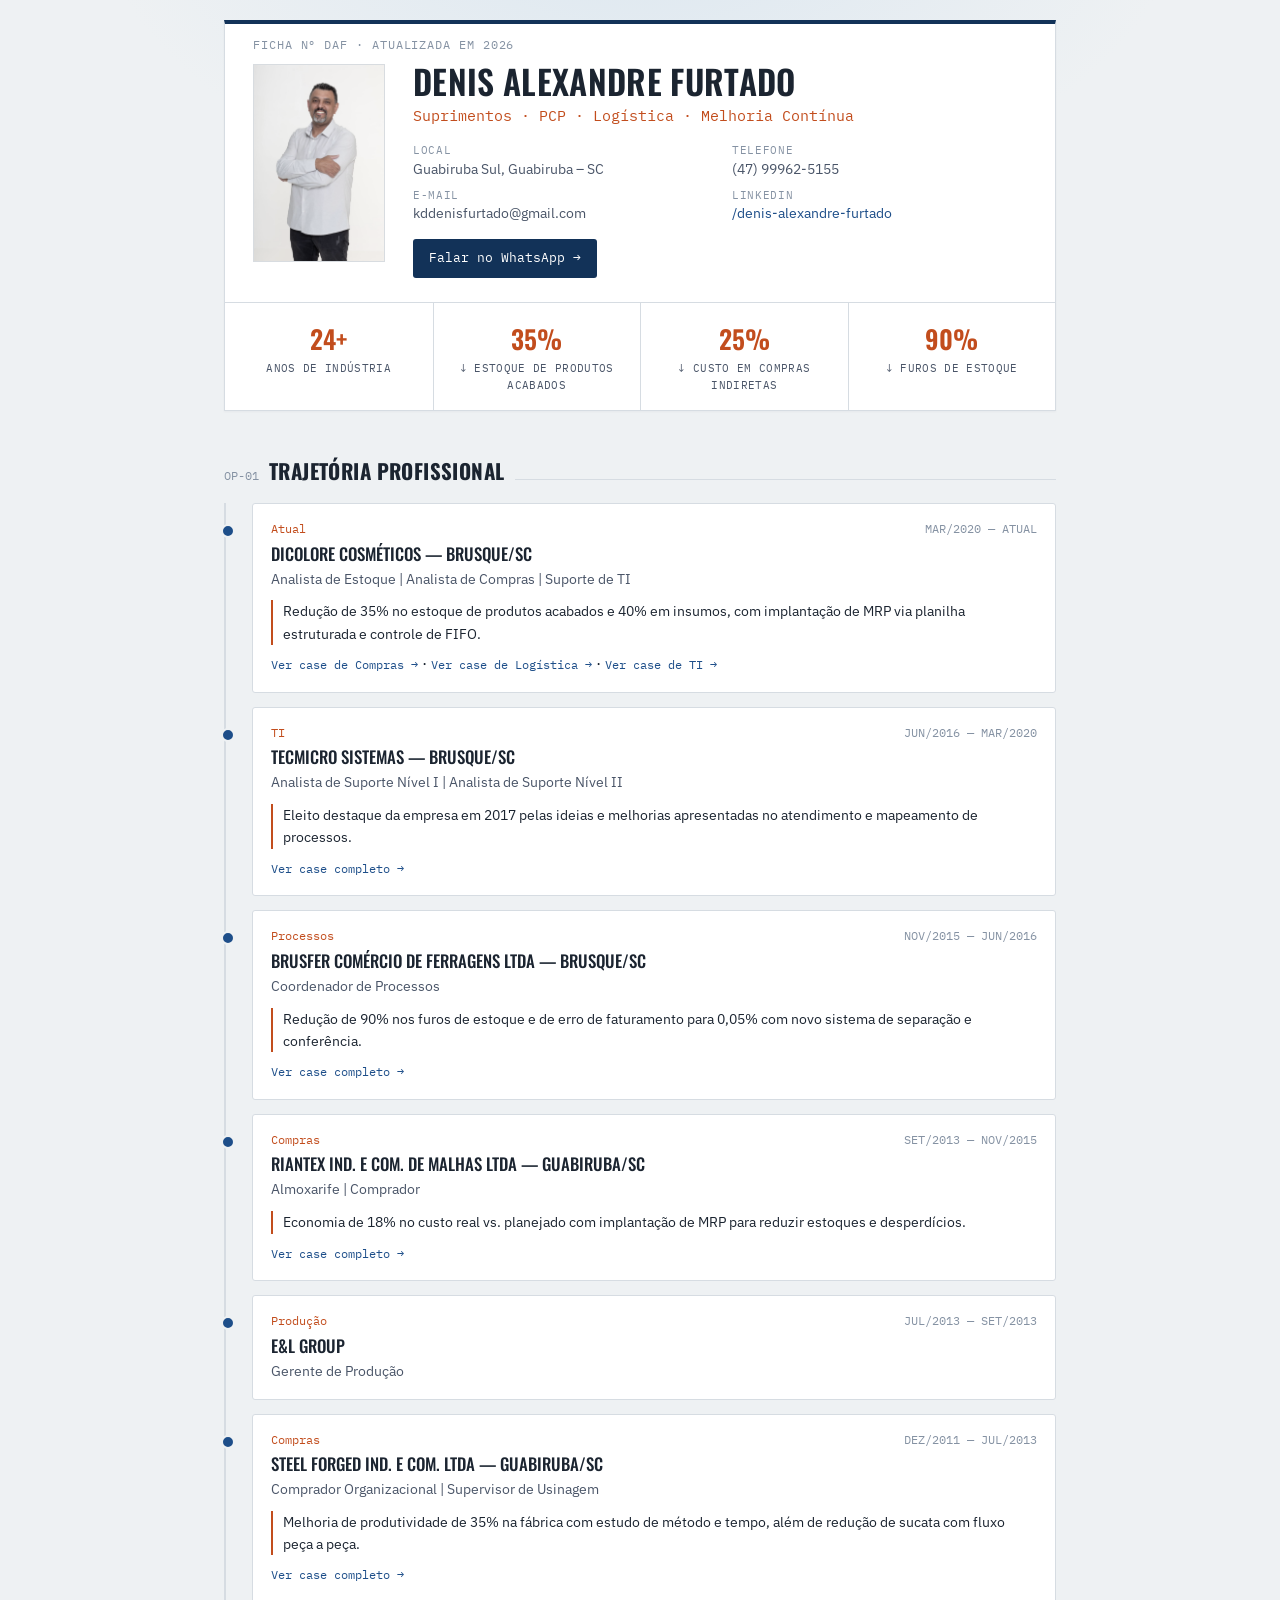
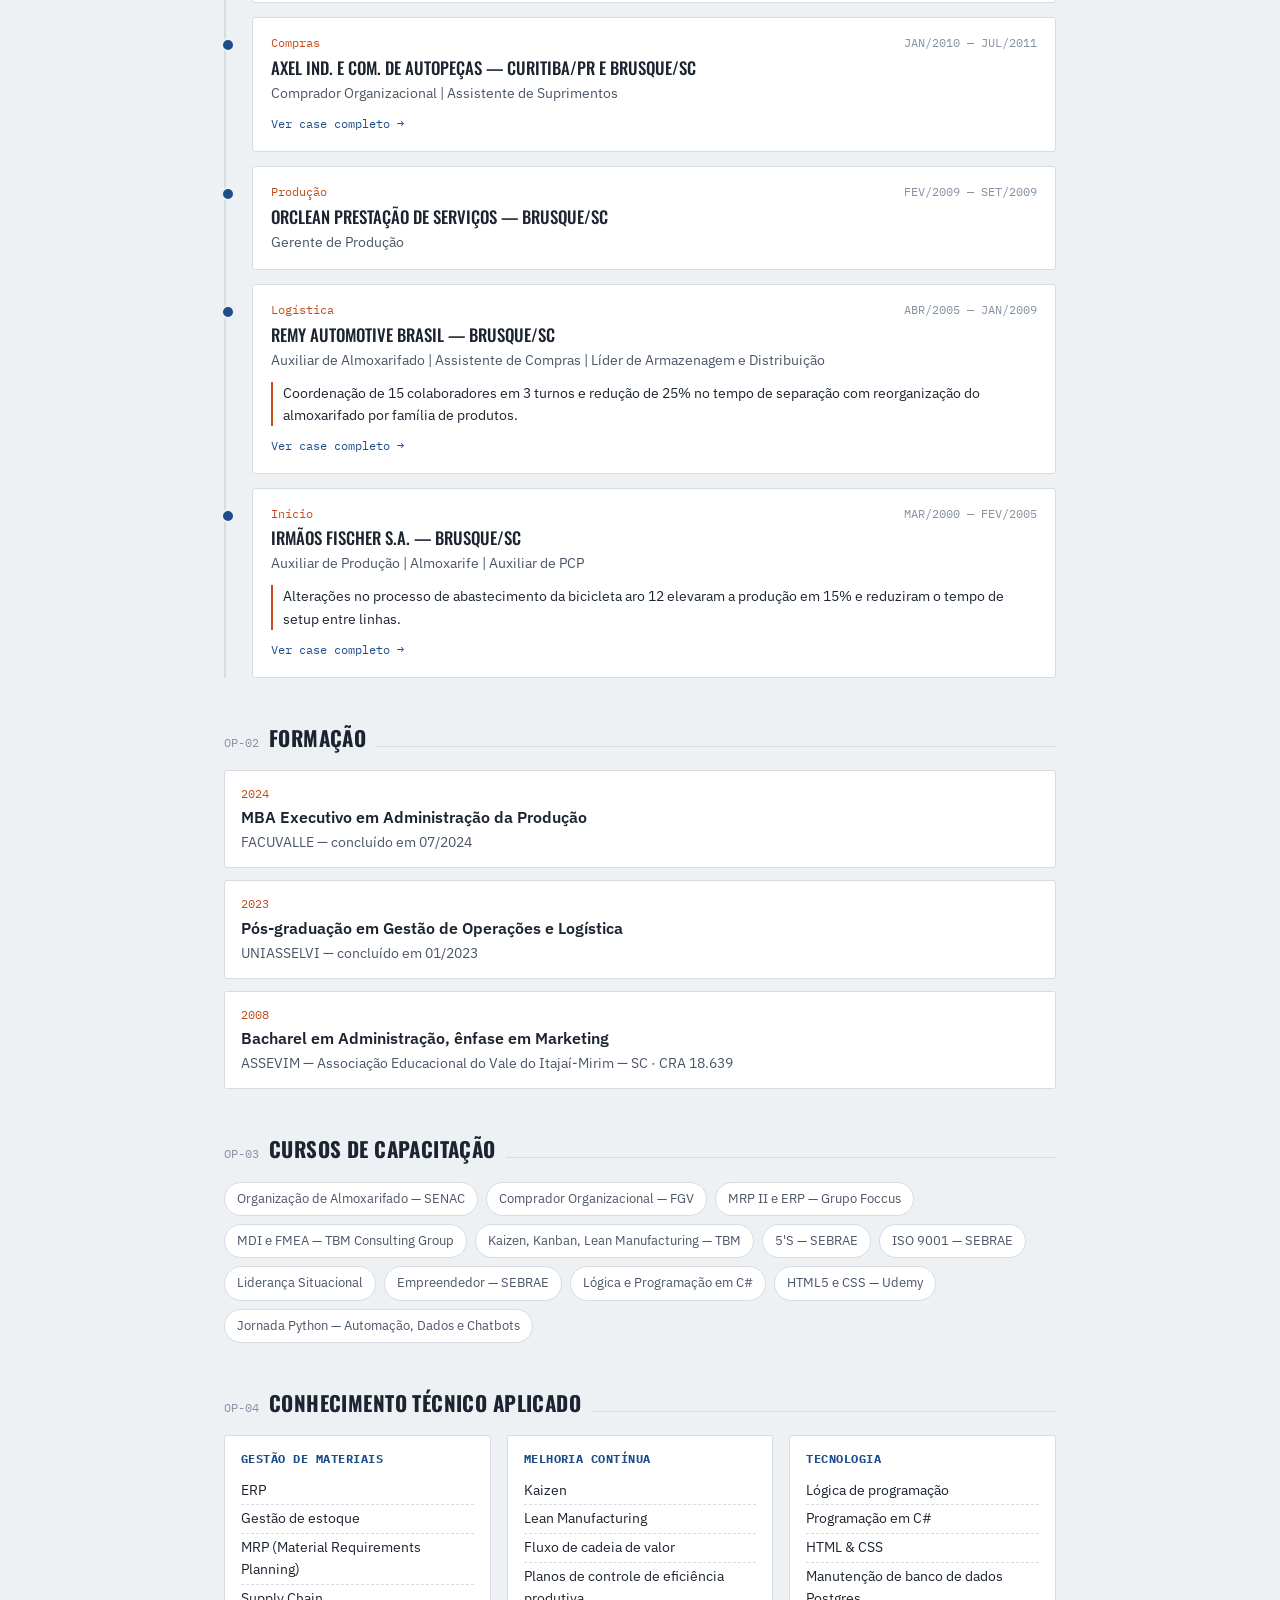
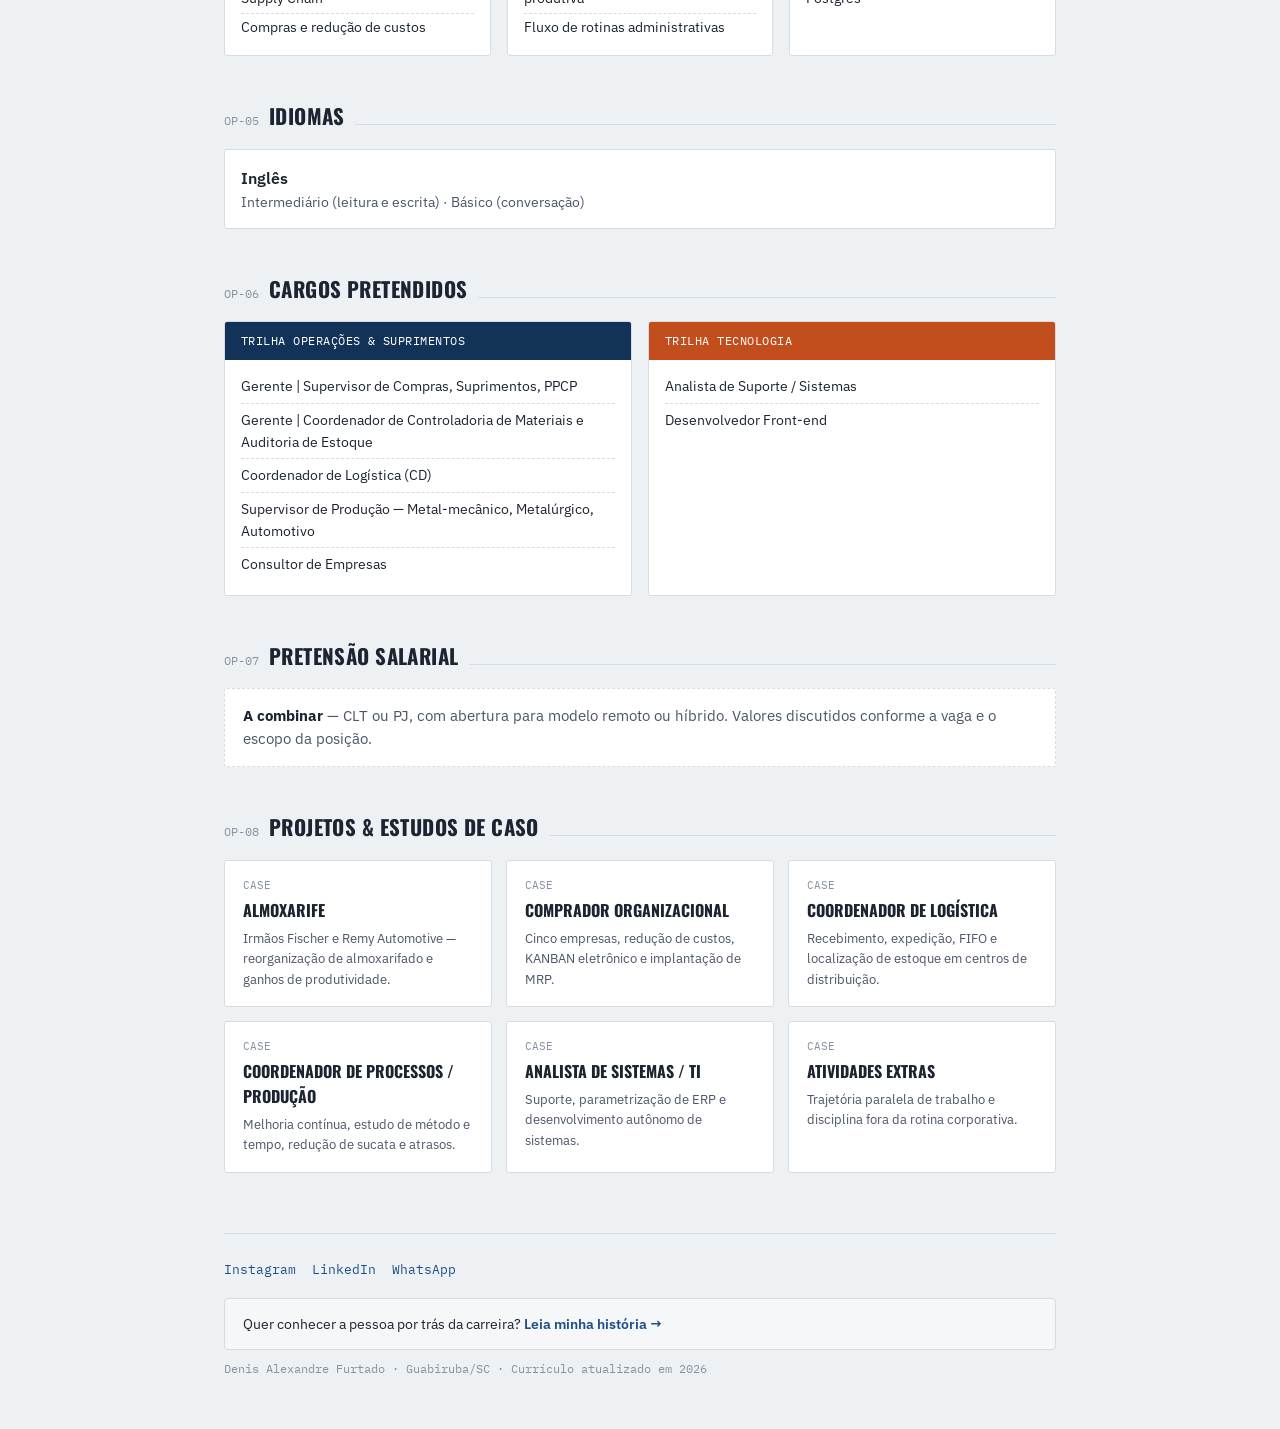
<file: index.html>
<!DOCTYPE html>
<html lang="pt-br">
<head>
  <meta charset="UTF-8">
  <meta name="viewport" content="width=device-width, initial-scale=1.0">
  <meta name="description" content="Currículo de Denis Alexandre Furtado — Suprimentos, Logística, PCP e Melhoria Contínua.">
  <title>Denis A. Furtado — Currículo</title>
  <link rel="stylesheet" href="style.css">
  <noscript><style>.reveal{opacity:1!important;transform:none!important;} body{opacity:1!important;}</style></noscript>
</head>
<body>
<div class="wrap">

  <!-- ===== FICHA TÉCNICA / HERO ===== -->
  <header class="ficha">
    <div class="ficha-tag">Ficha nº DAF · Atualizada em 2026</div>
    <div class="ficha-header">
      <img class="ficha-foto" src="img/fotoperfildenis.jpeg" alt="Foto de Denis Alexandre Furtado">
      <div class="ficha-id">
        <h1>Denis Alexandre Furtado</h1>
        <div class="cargo-atual">Suprimentos · PCP · Logística · Melhoria Contínua</div>

        <div class="ficha-contatos">
          <div><span class="label">Local</span>Guabiruba Sul, Guabiruba – SC</div>
          <div><span class="label">Telefone</span>(47) 99962-5155</div>
          <div><span class="label">E-mail</span>kddenisfurtado@gmail.com</div>
          <div><span class="label">LinkedIn</span><a href="https://www.linkedin.com/in/denis-alexandre-furtado-047153168/" target="_blank" rel="noopener">/denis-alexandre-furtado</a></div>
        </div>

        <a class="ficha-cta" href="https://wa.me/5547999625155?text=Ol%C3%A1%2C%20Gostaria%20de%20conversar%20contigo%20sobre%20o%20seu%20Curr%C3%ADculo%2C%20temos%20uma%20oportunidade." target="_blank" rel="noopener">
          Falar no WhatsApp →
        </a>
      </div>
    </div>

    <div class="metricas">
      <div class="metrica">
        <div class="num">24+</div>
        <div class="desc">anos de indústria</div>
      </div>
      <div class="metrica">
        <div class="num">35%</div>
        <div class="desc">↓ estoque de produtos acabados</div>
      </div>
      <div class="metrica">
        <div class="num">25%</div>
        <div class="desc">↓ custo em compras indiretas</div>
      </div>
      <div class="metrica">
        <div class="num">90%</div>
        <div class="desc">↓ furos de estoque</div>
      </div>
    </div>
  </header>

  <!-- ===== TRAJETÓRIA PROFISSIONAL ===== -->
  <section id="trajetoria">
    <div class="section-head"><span class="op">OP-01</span><h2>Trajetória Profissional</h2></div>

    <div class="timeline">

      <div class="job">
        <div class="job-top">
          <span class="job-tag">Atual</span>
          <span class="job-periodo">MAR/2020 — ATUAL</span>
        </div>
        <h3>Dicolore Cosméticos — Brusque/SC</h3>
        <div class="cargos">Analista de Estoque | Analista de Compras | Suporte de TI</div>
        <div class="destaque">Redução de 35% no estoque de produtos acabados e 40% em insumos, com implantação de MRP via planilha estruturada e controle de FIFO.</div>
        <a class="ver-caso" href="comprador.html">Ver case de Compras →</a> ·
        <a class="ver-caso" href="coordlogistica.html">Ver case de Logística →</a> ·
        <a class="ver-caso" href="analistasistema.html">Ver case de TI →</a>
      </div>

      <div class="job">
        <div class="job-top">
          <span class="job-tag">TI</span>
          <span class="job-periodo">JUN/2016 — MAR/2020</span>
        </div>
        <h3>Tecmicro Sistemas — Brusque/SC</h3>
        <div class="cargos">Analista de Suporte Nível I | Analista de Suporte Nível II</div>
        <div class="destaque">Eleito destaque da empresa em 2017 pelas ideias e melhorias apresentadas no atendimento e mapeamento de processos.</div>
        <a class="ver-caso" href="analistasistema.html">Ver case completo →</a>
      </div>

      <div class="job">
        <div class="job-top">
          <span class="job-tag">Processos</span>
          <span class="job-periodo">NOV/2015 — JUN/2016</span>
        </div>
        <h3>Brusfer Comércio de Ferragens Ltda — Brusque/SC</h3>
        <div class="cargos">Coordenador de Processos</div>
        <div class="destaque">Redução de 90% nos furos de estoque e de erro de faturamento para 0,05% com novo sistema de separação e conferência.</div>
        <a class="ver-caso" href="coordprocesso.html">Ver case completo →</a>
      </div>

      <div class="job">
        <div class="job-top">
          <span class="job-tag">Compras</span>
          <span class="job-periodo">SET/2013 — NOV/2015</span>
        </div>
        <h3>Riantex Ind. e Com. de Malhas Ltda — Guabiruba/SC</h3>
        <div class="cargos">Almoxarife | Comprador</div>
        <div class="destaque">Economia de 18% no custo real vs. planejado com implantação de MRP para reduzir estoques e desperdícios.</div>
        <a class="ver-caso" href="comprador.html">Ver case completo →</a>
      </div>

      <div class="job">
        <div class="job-top">
          <span class="job-tag">Produção</span>
          <span class="job-periodo">JUL/2013 — SET/2013</span>
        </div>
        <h3>E&amp;L Group</h3>
        <div class="cargos">Gerente de Produção</div>
      </div>

      <div class="job">
        <div class="job-top">
          <span class="job-tag">Compras</span>
          <span class="job-periodo">DEZ/2011 — JUL/2013</span>
        </div>
        <h3>Steel Forged Ind. e Com. Ltda — Guabiruba/SC</h3>
        <div class="cargos">Comprador Organizacional | Supervisor de Usinagem</div>
        <div class="destaque">Melhoria de produtividade de 35% na fábrica com estudo de método e tempo, além de redução de sucata com fluxo peça a peça.</div>
        <a class="ver-caso" href="coordprocesso.html">Ver case completo →</a>
      </div>

      <div class="job">
        <div class="job-top">
          <span class="job-tag">Compras</span>
          <span class="job-periodo">JAN/2010 — JUL/2011</span>
        </div>
        <h3>Axel Ind. e Com. de Autopeças — Curitiba/PR e Brusque/SC</h3>
        <div class="cargos">Comprador Organizacional | Assistente de Suprimentos</div>
        <a class="ver-caso" href="comprador.html">Ver case completo →</a>
      </div>

      <div class="job">
        <div class="job-top">
          <span class="job-tag">Produção</span>
          <span class="job-periodo">FEV/2009 — SET/2009</span>
        </div>
        <h3>Orclean Prestação de Serviços — Brusque/SC</h3>
        <div class="cargos">Gerente de Produção</div>
      </div>

      <div class="job">
        <div class="job-top">
          <span class="job-tag">Logística</span>
          <span class="job-periodo">ABR/2005 — JAN/2009</span>
        </div>
        <h3>Remy Automotive Brasil — Brusque/SC</h3>
        <div class="cargos">Auxiliar de Almoxarifado | Assistente de Compras | Líder de Armazenagem e Distribuição</div>
        <div class="destaque">Coordenação de 15 colaboradores em 3 turnos e redução de 25% no tempo de separação com reorganização do almoxarifado por família de produtos.</div>
        <a class="ver-caso" href="coordlogistica.html">Ver case completo →</a>
      </div>

      <div class="job">
        <div class="job-top">
          <span class="job-tag">Início</span>
          <span class="job-periodo">MAR/2000 — FEV/2005</span>
        </div>
        <h3>Irmãos Fischer S.A. — Brusque/SC</h3>
        <div class="cargos">Auxiliar de Produção | Almoxarife | Auxiliar de PCP</div>
        <div class="destaque">Alterações no processo de abastecimento da bicicleta aro 12 elevaram a produção em 15% e reduziram o tempo de setup entre linhas.</div>
        <a class="ver-caso" href="superprod.html">Ver case completo →</a>
      </div>

    </div>
  </section>

  <!-- ===== FORMAÇÃO ===== -->
  <section id="formacao">
    <div class="section-head"><span class="op">OP-02</span><h2>Formação</h2></div>
    <div class="grade">
      <div class="item-card">
        <div class="ano">2024</div>
        <div class="titulo">MBA Executivo em Administração da Produção</div>
        <div class="sub">FACUVALLE — concluído em 07/2024</div>
      </div>
      <div class="item-card">
        <div class="ano">2023</div>
        <div class="titulo">Pós-graduação em Gestão de Operações e Logística</div>
        <div class="sub">UNIASSELVI — concluído em 01/2023</div>
      </div>
      <div class="item-card">
        <div class="ano">2008</div>
        <div class="titulo">Bacharel em Administração, ênfase em Marketing</div>
        <div class="sub">ASSEVIM — Associação Educacional do Vale do Itajaí-Mirim — SC · CRA 18.639</div>
      </div>
    </div>
  </section>

  <!-- ===== CURSOS DE CAPACITAÇÃO ===== -->
  <section id="cursos">
    <div class="section-head"><span class="op">OP-03</span><h2>Cursos de Capacitação</h2></div>
    <div class="chip-lista">
      <span class="chip">Organização de Almoxarifado — SENAC</span>
      <span class="chip">Comprador Organizacional — FGV</span>
      <span class="chip">MRP II e ERP — Grupo Foccus</span>
      <span class="chip">MDI e FMEA — TBM Consulting Group</span>
      <span class="chip">Kaizen, Kanban, Lean Manufacturing — TBM</span>
      <span class="chip">5'S — SEBRAE</span>
      <span class="chip">ISO 9001 — SEBRAE</span>
      <span class="chip">Liderança Situacional</span>
      <span class="chip">Empreendedor — SEBRAE</span>
      <span class="chip">Lógica e Programação em C#</span>
      <span class="chip">HTML5 e CSS — Udemy</span>
      <span class="chip">Jornada Python — Automação, Dados e Chatbots</span>
    </div>
  </section>

  <!-- ===== CONHECIMENTO TÉCNICO ===== -->
  <section id="conhecimento">
    <div class="section-head"><span class="op">OP-04</span><h2>Conhecimento Técnico Aplicado</h2></div>
    <div class="categorias">
      <div class="categoria">
        <h3>Gestão de Materiais</h3>
        <ul>
          <li>ERP</li>
          <li>Gestão de estoque</li>
          <li>MRP (Material Requirements Planning)</li>
          <li>Supply Chain</li>
          <li>Compras e redução de custos</li>
        </ul>
      </div>
      <div class="categoria">
        <h3>Melhoria Contínua</h3>
        <ul>
          <li>Kaizen</li>
          <li>Lean Manufacturing</li>
          <li>Fluxo de cadeia de valor</li>
          <li>Planos de controle de eficiência produtiva</li>
          <li>Fluxo de rotinas administrativas</li>
        </ul>
      </div>
      <div class="categoria">
        <h3>Tecnologia</h3>
        <ul>
          <li>Lógica de programação</li>
          <li>Programação em C#</li>
          <li>HTML &amp; CSS</li>
          <li>Manutenção de banco de dados Postgres</li>
        </ul>
      </div>
    </div>
  </section>

  <!-- ===== IDIOMAS ===== -->
  <section id="idiomas">
    <div class="section-head"><span class="op">OP-05</span><h2>Idiomas</h2></div>
    <div class="item-card">
      <div class="titulo">Inglês</div>
      <div class="sub">Intermediário (leitura e escrita) · Básico (conversação)</div>
    </div>
  </section>

  <!-- ===== CARGOS PRETENDIDOS ===== -->
  <section id="cargos">
    <div class="section-head"><span class="op">OP-06</span><h2>Cargos Pretendidos</h2></div>
    <div class="trilhas">
      <div class="trilha operacoes">
        <div class="trilha-head">Trilha Operações &amp; Suprimentos</div>
        <ul>
          <li>Gerente | Supervisor de Compras, Suprimentos, PPCP</li>
          <li>Gerente | Coordenador de Controladoria de Materiais e Auditoria de Estoque</li>
          <li>Coordenador de Logística (CD)</li>
          <li>Supervisor de Produção — Metal-mecânico, Metalúrgico, Automotivo</li>
          <li>Consultor de Empresas</li>
        </ul>
      </div>
      <div class="trilha tecnologia">
        <div class="trilha-head">Trilha Tecnologia</div>
        <ul>
          <li>Analista de Suporte / Sistemas</li>
          <li>Desenvolvedor Front-end</li>
        </ul>
      </div>
    </div>
  </section>

  <!-- ===== PRETENSÃO SALARIAL ===== -->
  <section id="pretensao">
    <div class="section-head"><span class="op">OP-07</span><h2>Pretensão Salarial</h2></div>
    <div class="combinar">
      <strong>A combinar</strong> — CLT ou PJ, com abertura para modelo remoto ou híbrido. Valores discutidos conforme a vaga e o escopo da posição.
    </div>
  </section>

  <!-- ===== PROJETOS / CASES ===== -->
  <section id="projetos">
    <div class="section-head"><span class="op">OP-08</span><h2>Projetos &amp; Estudos de Caso</h2></div>
    <div class="cases">
      <a class="case-card" href="superprod.html">
        <div class="op">CASE</div>
        <h3>Almoxarife</h3>
        <p>Irmãos Fischer e Remy Automotive — reorganização de almoxarifado e ganhos de produtividade.</p>
      </a>
      <a class="case-card" href="comprador.html">
        <div class="op">CASE</div>
        <h3>Comprador Organizacional</h3>
        <p>Cinco empresas, redução de custos, KANBAN eletrônico e implantação de MRP.</p>
      </a>
      <a class="case-card" href="coordlogistica.html">
        <div class="op">CASE</div>
        <h3>Coordenador de Logística</h3>
        <p>Recebimento, expedição, FIFO e localização de estoque em centros de distribuição.</p>
      </a>
      <a class="case-card" href="coordprocesso.html">
        <div class="op">CASE</div>
        <h3>Coordenador de Processos / Produção</h3>
        <p>Melhoria contínua, estudo de método e tempo, redução de sucata e atrasos.</p>
      </a>
      <a class="case-card" href="analistasistema.html">
        <div class="op">CASE</div>
        <h3>Analista de Sistemas / TI</h3>
        <p>Suporte, parametrização de ERP e desenvolvimento autônomo de sistemas.</p>
      </a>
      <a class="case-card" href="trabalhosextras.html">
        <div class="op">CASE</div>
        <h3>Atividades Extras</h3>
        <p>Trajetória paralela de trabalho e disciplina fora da rotina corporativa.</p>
      </a>
    </div>
  </section>

  <!-- ===== RODAPÉ ===== -->
  <footer>
    <div class="rodape-grid">
      <div class="redes">
        <a href="https://www.instagram.com/denisalexandrefurtado/" target="_blank" rel="noopener">Instagram</a>
        <a href="https://www.linkedin.com/in/denis-alexandre-furtado-047153168/" target="_blank" rel="noopener">LinkedIn</a>
        <a href="https://wa.me/5547999625155" target="_blank" rel="noopener">WhatsApp</a>
      </div>
    </div>

    <div class="sobre-link">
      Quer conhecer a pessoa por trás da carreira? <a href="sobre-mim.html">Leia minha história →</a>
    </div>

    <div class="assinatura">Denis Alexandre Furtado · Guabiruba/SC · Currículo atualizado em 2026</div>
  </footer>

</div>
<script src="script.js"></script>
</body>
</html>
</file>
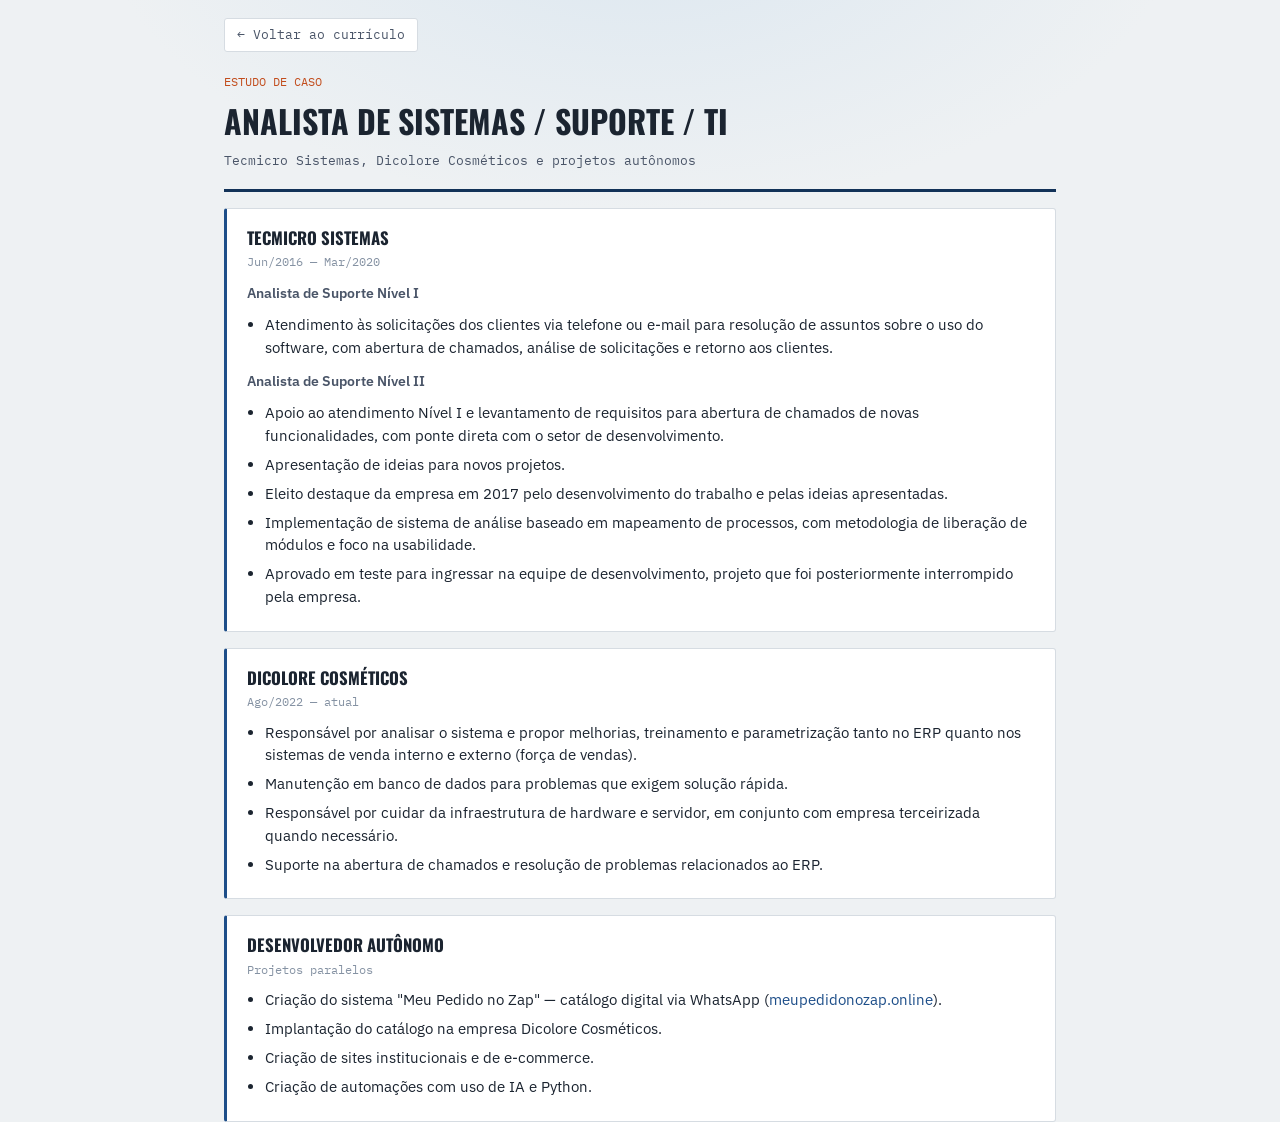
<file: analistasistema.html>
<!DOCTYPE html>
<html lang="pt-br">
<head>
  <meta charset="UTF-8">
  <meta name="viewport" content="width=device-width, initial-scale=1.0">
  <title>Case: Analista de Sistemas / TI — Denis A. Furtado</title>
  <link rel="stylesheet" href="style.css">
  <noscript><style>.reveal{opacity:1!important;transform:none!important;} body{opacity:1!important;}</style></noscript>
</head>
<body>
<div class="wrap">
  <div class="backbar"><a href="index.html">← Voltar ao currículo</a></div>

  <div class="case-header">
    <div class="op">Estudo de caso</div>
    <h1>Analista de Sistemas / Suporte / TI</h1>
    <div class="linha-do-tempo-label">Tecmicro Sistemas, Dicolore Cosméticos e projetos autônomos</div>
  </div>

  <div class="case-stint">
    <h3>Tecmicro Sistemas</h3>
    <div class="periodo">Jun/2016 — Mar/2020</div>
    <p class="papel">Analista de Suporte Nível I</p>
    <ul>
      <li>Atendimento às solicitações dos clientes via telefone ou e-mail para resolução de assuntos sobre o uso do software, com abertura de chamados, análise de solicitações e retorno aos clientes.</li>
    </ul>
    <p class="papel">Analista de Suporte Nível II</p>
    <ul>
      <li>Apoio ao atendimento Nível I e levantamento de requisitos para abertura de chamados de novas funcionalidades, com ponte direta com o setor de desenvolvimento.</li>
      <li>Apresentação de ideias para novos projetos.</li>
      <li>Eleito destaque da empresa em 2017 pelo desenvolvimento do trabalho e pelas ideias apresentadas.</li>
      <li>Implementação de sistema de análise baseado em mapeamento de processos, com metodologia de liberação de módulos e foco na usabilidade.</li>
      <li>Aprovado em teste para ingressar na equipe de desenvolvimento, projeto que foi posteriormente interrompido pela empresa.</li>
    </ul>
  </div>

  <div class="case-stint">
    <h3>Dicolore Cosméticos</h3>
    <div class="periodo">Ago/2022 — atual</div>
    <ul>
      <li>Responsável por analisar o sistema e propor melhorias, treinamento e parametrização tanto no ERP quanto nos sistemas de venda interno e externo (força de vendas).</li>
      <li>Manutenção em banco de dados para problemas que exigem solução rápida.</li>
      <li>Responsável por cuidar da infraestrutura de hardware e servidor, em conjunto com empresa terceirizada quando necessário.</li>
      <li>Suporte na abertura de chamados e resolução de problemas relacionados ao ERP.</li>
    </ul>
  </div>

  <div class="case-stint">
    <h3>Desenvolvedor Autônomo</h3>
    <div class="periodo">Projetos paralelos</div>
    <ul>
      <li>Criação do sistema "Meu Pedido no Zap" — catálogo digital via WhatsApp (<a href="https://meupedidonozap.online" target="_blank" rel="noopener">meupedidonozap.online</a>).</li>
      <li>Implantação do catálogo na empresa Dicolore Cosméticos.</li>
      <li>Criação de sites institucionais e de e-commerce.</li>
      <li>Criação de automações com uso de IA e Python.</li>
    </ul>
  </div>

</div>
<script src="script.js"></script>
</body>
</html>
</file>
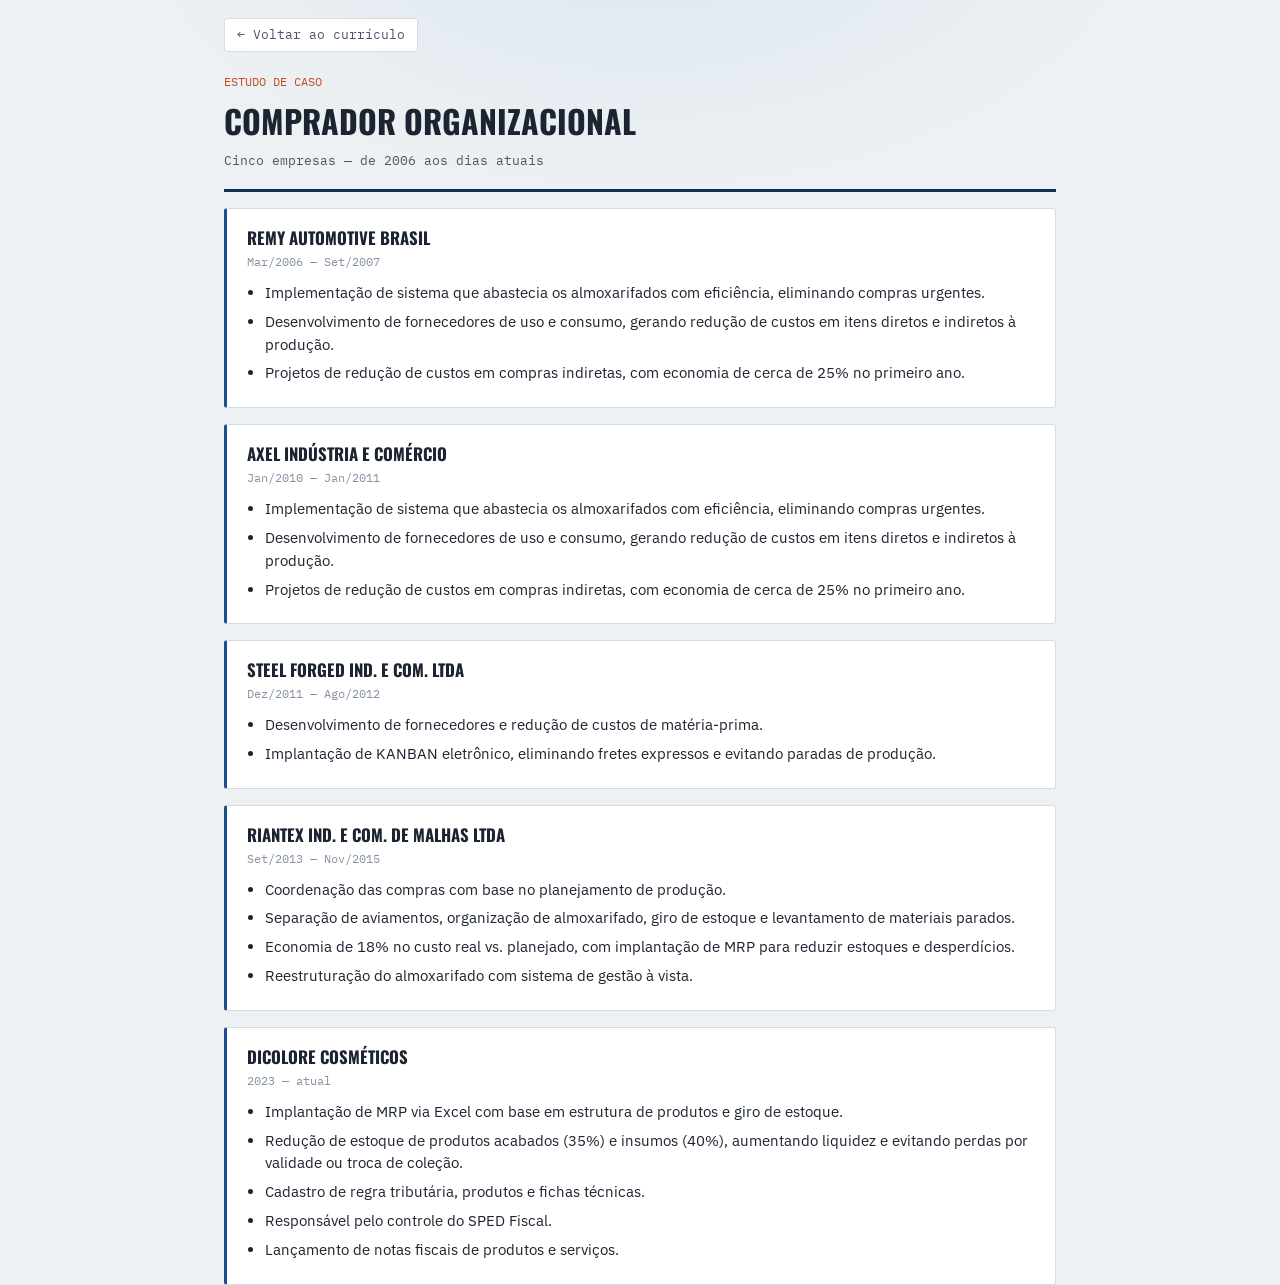
<file: comprador.html>
<!DOCTYPE html>
<html lang="pt-br">
<head>
  <meta charset="UTF-8">
  <meta name="viewport" content="width=device-width, initial-scale=1.0">
  <title>Case: Comprador Organizacional — Denis A. Furtado</title>
  <link rel="stylesheet" href="style.css">
  <noscript><style>.reveal{opacity:1!important;transform:none!important;} body{opacity:1!important;}</style></noscript>
</head>
<body>
<div class="wrap">
  <div class="backbar"><a href="index.html">← Voltar ao currículo</a></div>

  <div class="case-header">
    <div class="op">Estudo de caso</div>
    <h1>Comprador Organizacional</h1>
    <div class="linha-do-tempo-label">Cinco empresas — de 2006 aos dias atuais</div>
  </div>

  <div class="case-stint">
    <h3>Remy Automotive Brasil</h3>
    <div class="periodo">Mar/2006 — Set/2007</div>
    <ul>
      <li>Implementação de sistema que abastecia os almoxarifados com eficiência, eliminando compras urgentes.</li>
      <li>Desenvolvimento de fornecedores de uso e consumo, gerando redução de custos em itens diretos e indiretos à produção.</li>
      <li>Projetos de redução de custos em compras indiretas, com economia de cerca de 25% no primeiro ano.</li>
    </ul>
  </div>

  <div class="case-stint">
    <h3>Axel Indústria e Comércio</h3>
    <div class="periodo">Jan/2010 — Jan/2011</div>
    <ul>
      <li>Implementação de sistema que abastecia os almoxarifados com eficiência, eliminando compras urgentes.</li>
      <li>Desenvolvimento de fornecedores de uso e consumo, gerando redução de custos em itens diretos e indiretos à produção.</li>
      <li>Projetos de redução de custos em compras indiretas, com economia de cerca de 25% no primeiro ano.</li>
    </ul>
  </div>

  <div class="case-stint">
    <h3>Steel Forged Ind. e Com. Ltda</h3>
    <div class="periodo">Dez/2011 — Ago/2012</div>
    <ul>
      <li>Desenvolvimento de fornecedores e redução de custos de matéria-prima.</li>
      <li>Implantação de KANBAN eletrônico, eliminando fretes expressos e evitando paradas de produção.</li>
    </ul>
  </div>

  <div class="case-stint">
    <h3>Riantex Ind. e Com. de Malhas Ltda</h3>
    <div class="periodo">Set/2013 — Nov/2015</div>
    <ul>
      <li>Coordenação das compras com base no planejamento de produção.</li>
      <li>Separação de aviamentos, organização de almoxarifado, giro de estoque e levantamento de materiais parados.</li>
      <li>Economia de 18% no custo real vs. planejado, com implantação de MRP para reduzir estoques e desperdícios.</li>
      <li>Reestruturação do almoxarifado com sistema de gestão à vista.</li>
    </ul>
  </div>

  <div class="case-stint">
    <h3>Dicolore Cosméticos</h3>
    <div class="periodo">2023 — atual</div>
    <ul>
      <li>Implantação de MRP via Excel com base em estrutura de produtos e giro de estoque.</li>
      <li>Redução de estoque de produtos acabados (35%) e insumos (40%), aumentando liquidez e evitando perdas por validade ou troca de coleção.</li>
      <li>Cadastro de regra tributária, produtos e fichas técnicas.</li>
      <li>Responsável pelo controle do SPED Fiscal.</li>
      <li>Lançamento de notas fiscais de produtos e serviços.</li>
    </ul>
  </div>

</div>
<script src="script.js"></script>
</body>
</html>
</file>
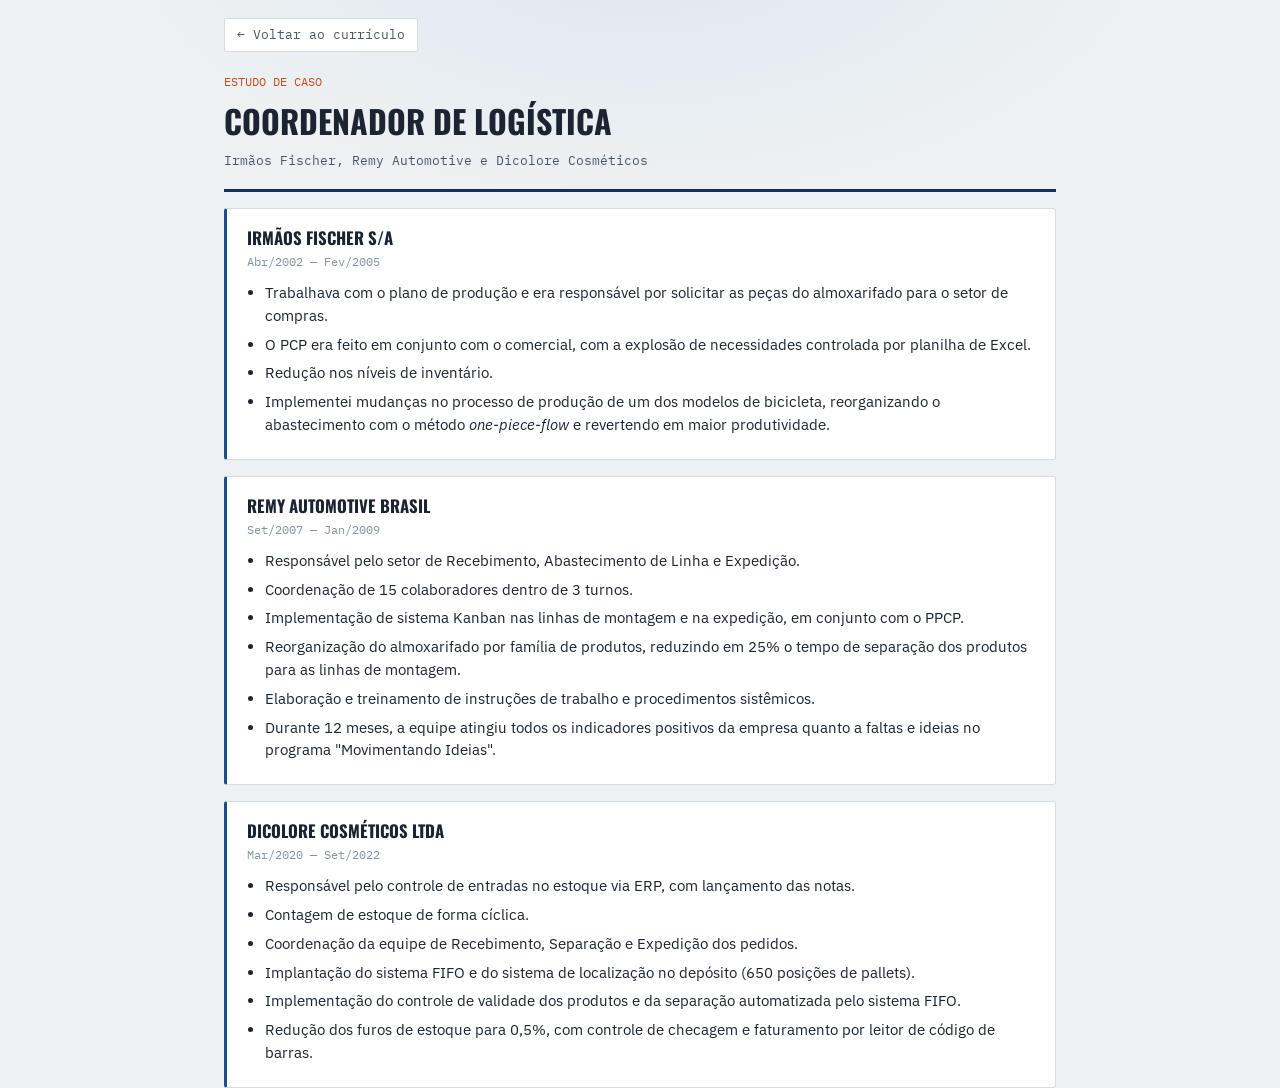
<file: coordlogistica.html>
<!DOCTYPE html>
<html lang="pt-br">
<head>
  <meta charset="UTF-8">
  <meta name="viewport" content="width=device-width, initial-scale=1.0">
  <title>Case: Coordenador de Logística — Denis A. Furtado</title>
  <link rel="stylesheet" href="style.css">
  <noscript><style>.reveal{opacity:1!important;transform:none!important;} body{opacity:1!important;}</style></noscript>
</head>
<body>
<div class="wrap">
  <div class="backbar"><a href="index.html">← Voltar ao currículo</a></div>

  <div class="case-header">
    <div class="op">Estudo de caso</div>
    <h1>Coordenador de Logística</h1>
    <div class="linha-do-tempo-label">Irmãos Fischer, Remy Automotive e Dicolore Cosméticos</div>
  </div>

  <div class="case-stint">
    <h3>Irmãos Fischer S/A</h3>
    <div class="periodo">Abr/2002 — Fev/2005</div>
    <ul>
      <li>Trabalhava com o plano de produção e era responsável por solicitar as peças do almoxarifado para o setor de compras.</li>
      <li>O PCP era feito em conjunto com o comercial, com a explosão de necessidades controlada por planilha de Excel.</li>
      <li>Redução nos níveis de inventário.</li>
      <li>Implementei mudanças no processo de produção de um dos modelos de bicicleta, reorganizando o abastecimento com o método <em>one-piece-flow</em> e revertendo em maior produtividade.</li>
    </ul>
  </div>

  <div class="case-stint">
    <h3>Remy Automotive Brasil</h3>
    <div class="periodo">Set/2007 — Jan/2009</div>
    <ul>
      <li>Responsável pelo setor de Recebimento, Abastecimento de Linha e Expedição.</li>
      <li>Coordenação de 15 colaboradores dentro de 3 turnos.</li>
      <li>Implementação de sistema Kanban nas linhas de montagem e na expedição, em conjunto com o PPCP.</li>
      <li>Reorganização do almoxarifado por família de produtos, reduzindo em 25% o tempo de separação dos produtos para as linhas de montagem.</li>
      <li>Elaboração e treinamento de instruções de trabalho e procedimentos sistêmicos.</li>
      <li>Durante 12 meses, a equipe atingiu todos os indicadores positivos da empresa quanto a faltas e ideias no programa "Movimentando Ideias".</li>
    </ul>
  </div>

  <div class="case-stint">
    <h3>Dicolore Cosméticos Ltda</h3>
    <div class="periodo">Mar/2020 — Set/2022</div>
    <ul>
      <li>Responsável pelo controle de entradas no estoque via ERP, com lançamento das notas.</li>
      <li>Contagem de estoque de forma cíclica.</li>
      <li>Coordenação da equipe de Recebimento, Separação e Expedição dos pedidos.</li>
      <li>Implantação do sistema FIFO e do sistema de localização no depósito (650 posições de pallets).</li>
      <li>Implementação do controle de validade dos produtos e da separação automatizada pelo sistema FIFO.</li>
      <li>Redução dos furos de estoque para 0,5%, com controle de checagem e faturamento por leitor de código de barras.</li>
    </ul>
  </div>

</div>
<script src="script.js"></script>
</body>
</html>
</file>
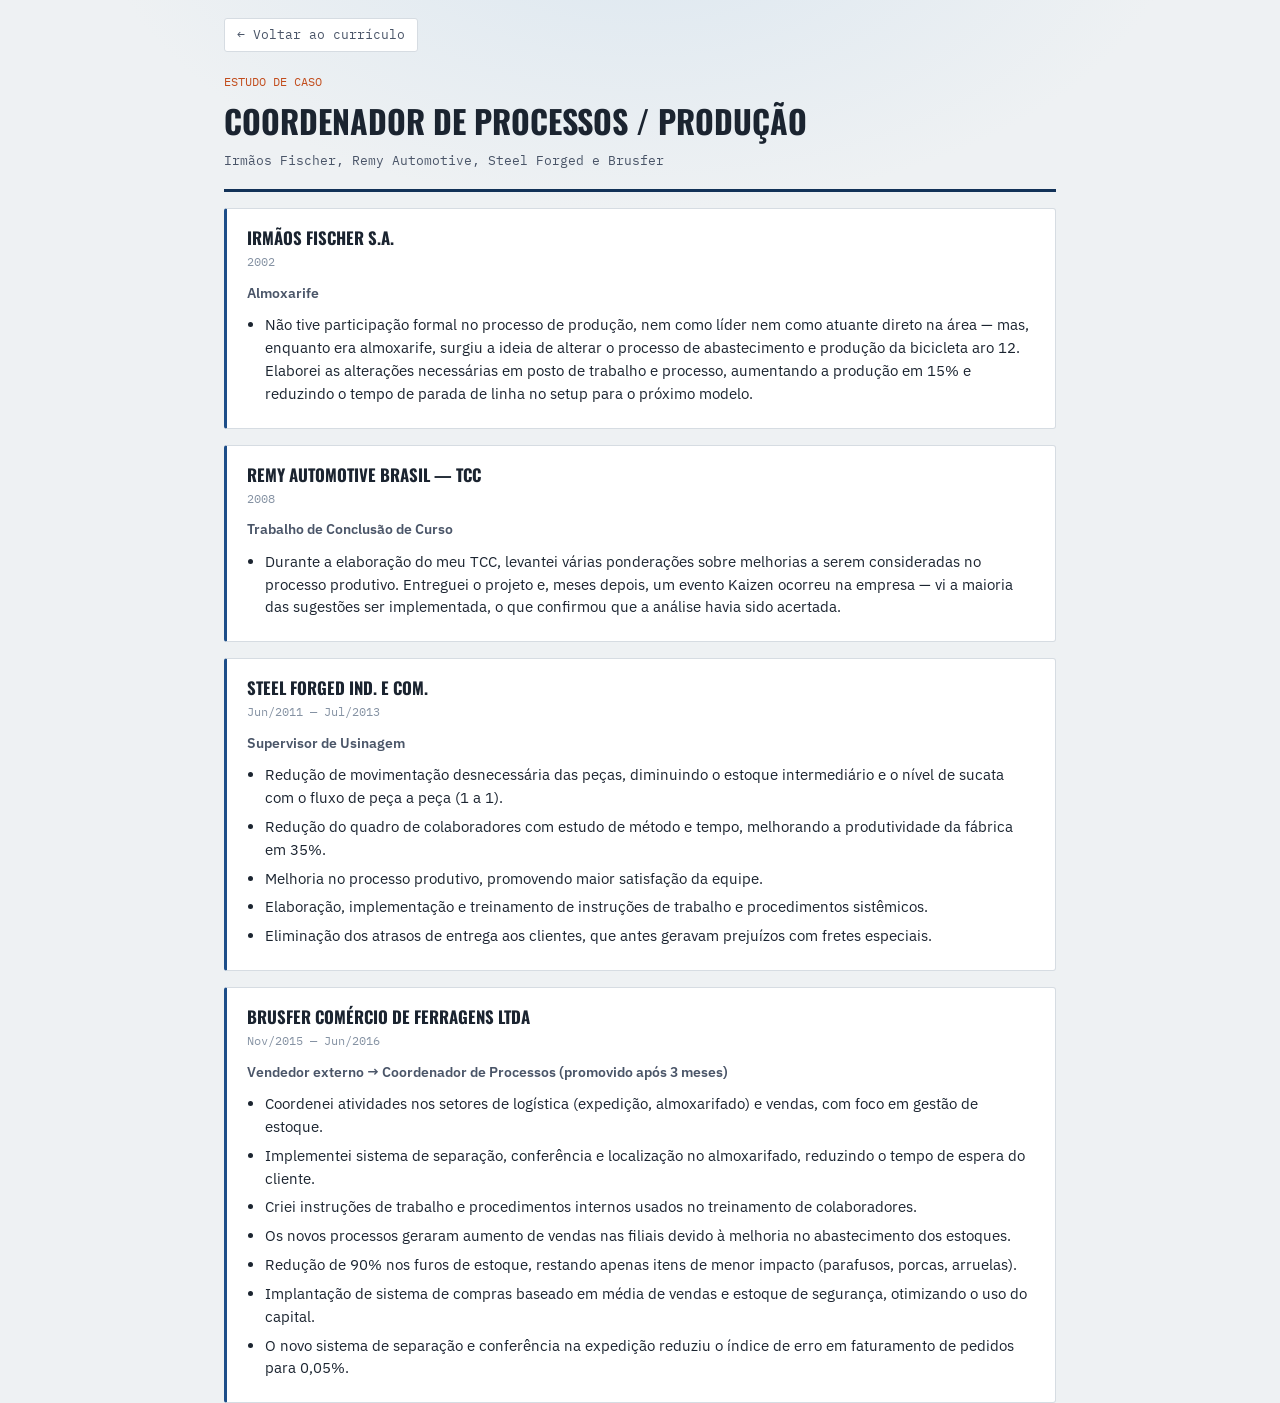
<file: coordprocesso.html>
<!DOCTYPE html>
<html lang="pt-br">
<head>
  <meta charset="UTF-8">
  <meta name="viewport" content="width=device-width, initial-scale=1.0">
  <title>Case: Coordenador de Processos / Produção — Denis A. Furtado</title>
  <link rel="stylesheet" href="style.css">
  <noscript><style>.reveal{opacity:1!important;transform:none!important;} body{opacity:1!important;}</style></noscript>
</head>
<body>
<div class="wrap">
  <div class="backbar"><a href="index.html">← Voltar ao currículo</a></div>

  <div class="case-header">
    <div class="op">Estudo de caso</div>
    <h1>Coordenador de Processos / Produção</h1>
    <div class="linha-do-tempo-label">Irmãos Fischer, Remy Automotive, Steel Forged e Brusfer</div>
  </div>

  <div class="case-stint">
    <h3>Irmãos Fischer S.A.</h3>
    <div class="periodo">2002</div>
    <p class="papel">Almoxarife</p>
    <ul>
      <li>Não tive participação formal no processo de produção, nem como líder nem como atuante direto na área — mas, enquanto era almoxarife, surgiu a ideia de alterar o processo de abastecimento e produção da bicicleta aro 12. Elaborei as alterações necessárias em posto de trabalho e processo, aumentando a produção em 15% e reduzindo o tempo de parada de linha no setup para o próximo modelo.</li>
    </ul>
  </div>

  <div class="case-stint">
    <h3>Remy Automotive Brasil — TCC</h3>
    <div class="periodo">2008</div>
    <p class="papel">Trabalho de Conclusão de Curso</p>
    <ul>
      <li>Durante a elaboração do meu TCC, levantei várias ponderações sobre melhorias a serem consideradas no processo produtivo. Entreguei o projeto e, meses depois, um evento Kaizen ocorreu na empresa — vi a maioria das sugestões ser implementada, o que confirmou que a análise havia sido acertada.</li>
    </ul>
  </div>

  <div class="case-stint">
    <h3>Steel Forged Ind. e Com.</h3>
    <div class="periodo">Jun/2011 — Jul/2013</div>
    <p class="papel">Supervisor de Usinagem</p>
    <ul>
      <li>Redução de movimentação desnecessária das peças, diminuindo o estoque intermediário e o nível de sucata com o fluxo de peça a peça (1 a 1).</li>
      <li>Redução do quadro de colaboradores com estudo de método e tempo, melhorando a produtividade da fábrica em 35%.</li>
      <li>Melhoria no processo produtivo, promovendo maior satisfação da equipe.</li>
      <li>Elaboração, implementação e treinamento de instruções de trabalho e procedimentos sistêmicos.</li>
      <li>Eliminação dos atrasos de entrega aos clientes, que antes geravam prejuízos com fretes especiais.</li>
    </ul>
  </div>

  <div class="case-stint">
    <h3>Brusfer Comércio de Ferragens Ltda</h3>
    <div class="periodo">Nov/2015 — Jun/2016</div>
    <p class="papel">Vendedor externo → Coordenador de Processos (promovido após 3 meses)</p>
    <ul>
      <li>Coordenei atividades nos setores de logística (expedição, almoxarifado) e vendas, com foco em gestão de estoque.</li>
      <li>Implementei sistema de separação, conferência e localização no almoxarifado, reduzindo o tempo de espera do cliente.</li>
      <li>Criei instruções de trabalho e procedimentos internos usados no treinamento de colaboradores.</li>
      <li>Os novos processos geraram aumento de vendas nas filiais devido à melhoria no abastecimento dos estoques.</li>
      <li>Redução de 90% nos furos de estoque, restando apenas itens de menor impacto (parafusos, porcas, arruelas).</li>
      <li>Implantação de sistema de compras baseado em média de vendas e estoque de segurança, otimizando o uso do capital.</li>
      <li>O novo sistema de separação e conferência na expedição reduziu o índice de erro em faturamento de pedidos para 0,05%.</li>
    </ul>
  </div>

</div>
<script src="script.js"></script>
</body>
</html>
</file>
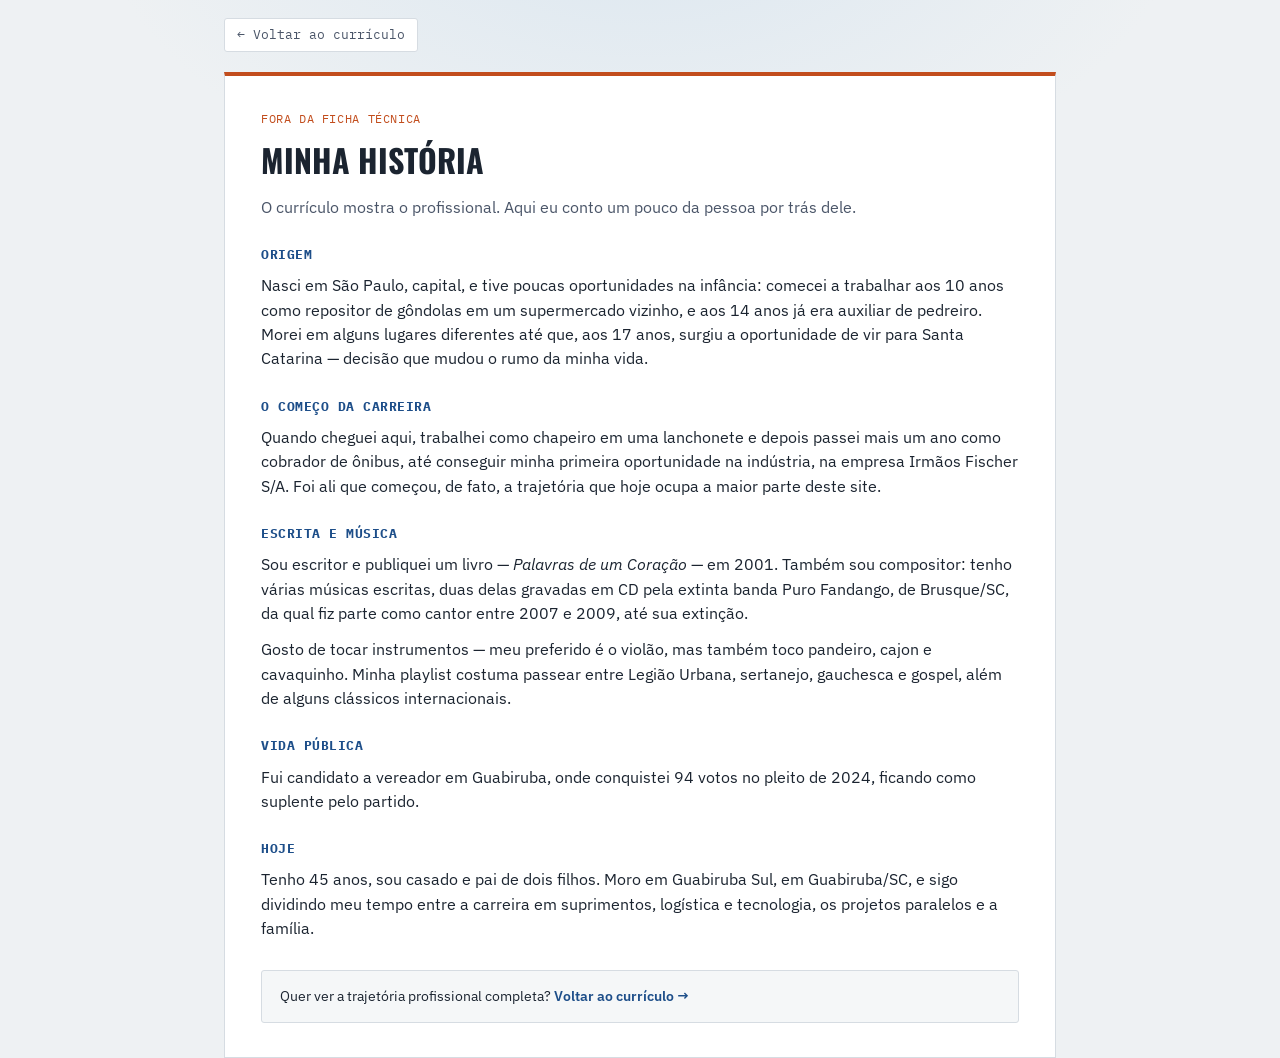
<file: sobre-mim.html>
<!DOCTYPE html>
<html lang="pt-br">
<head>
  <meta charset="UTF-8">
  <meta name="viewport" content="width=device-width, initial-scale=1.0">
  <meta name="description" content="A história de Denis Alexandre Furtado, além do currículo profissional.">
  <title>Minha História — Denis A. Furtado</title>
  <link rel="stylesheet" href="style.css">
  <noscript><style>.reveal{opacity:1!important;transform:none!important;} body{opacity:1!important;}</style></noscript>
</head>
<body>
<div class="wrap">
  <div class="backbar"><a href="index.html">← Voltar ao currículo</a></div>

  <article class="carta">
    <div class="eyebrow">Fora da ficha técnica</div>
    <h1>Minha História</h1>
    <p style="color:var(--ink-soft); margin-top:10px;">O currículo mostra o profissional. Aqui eu conto um pouco da pessoa por trás dele.</p>

    <div class="capitulo">
      <h2>Origem</h2>
      <p>Nasci em São Paulo, capital, e tive poucas oportunidades na infância: comecei a trabalhar aos 10 anos como repositor de gôndolas em um supermercado vizinho, e aos 14 anos já era auxiliar de pedreiro. Morei em alguns lugares diferentes até que, aos 17 anos, surgiu a oportunidade de vir para Santa Catarina — decisão que mudou o rumo da minha vida.</p>
    </div>

    <div class="capitulo">
      <h2>O começo da carreira</h2>
      <p>Quando cheguei aqui, trabalhei como chapeiro em uma lanchonete e depois passei mais um ano como cobrador de ônibus, até conseguir minha primeira oportunidade na indústria, na empresa Irmãos Fischer S/A. Foi ali que começou, de fato, a trajetória que hoje ocupa a maior parte deste site.</p>
    </div>

    <div class="capitulo">
      <h2>Escrita e música</h2>
      <p>Sou escritor e publiquei um livro — <em>Palavras de um Coração</em> — em 2001. Também sou compositor: tenho várias músicas escritas, duas delas gravadas em CD pela extinta banda Puro Fandango, de Brusque/SC, da qual fiz parte como cantor entre 2007 e 2009, até sua extinção.</p>
      <p>Gosto de tocar instrumentos — meu preferido é o violão, mas também toco pandeiro, cajon e cavaquinho. Minha playlist costuma passear entre Legião Urbana, sertanejo, gauchesca e gospel, além de alguns clássicos internacionais.</p>
    </div>

    <div class="capitulo">
      <h2>Vida pública</h2>
      <p>Fui candidato a vereador em Guabiruba, onde conquistei 94 votos no pleito de 2024, ficando como suplente pelo partido.</p>
    </div>

    <div class="capitulo">
      <h2>Hoje</h2>
      <p>Tenho 45 anos, sou casado e pai de dois filhos. Moro em Guabiruba Sul, em Guabiruba/SC, e sigo dividindo meu tempo entre a carreira em suprimentos, logística e tecnologia, os projetos paralelos e a família.</p>
    </div>

    <div class="sobre-link" style="margin-top:30px;">
      Quer ver a trajetória profissional completa? <a href="index.html">Voltar ao currículo →</a>
    </div>
  </article>

</div>
<script src="script.js"></script>
</body>
</html>
</file>
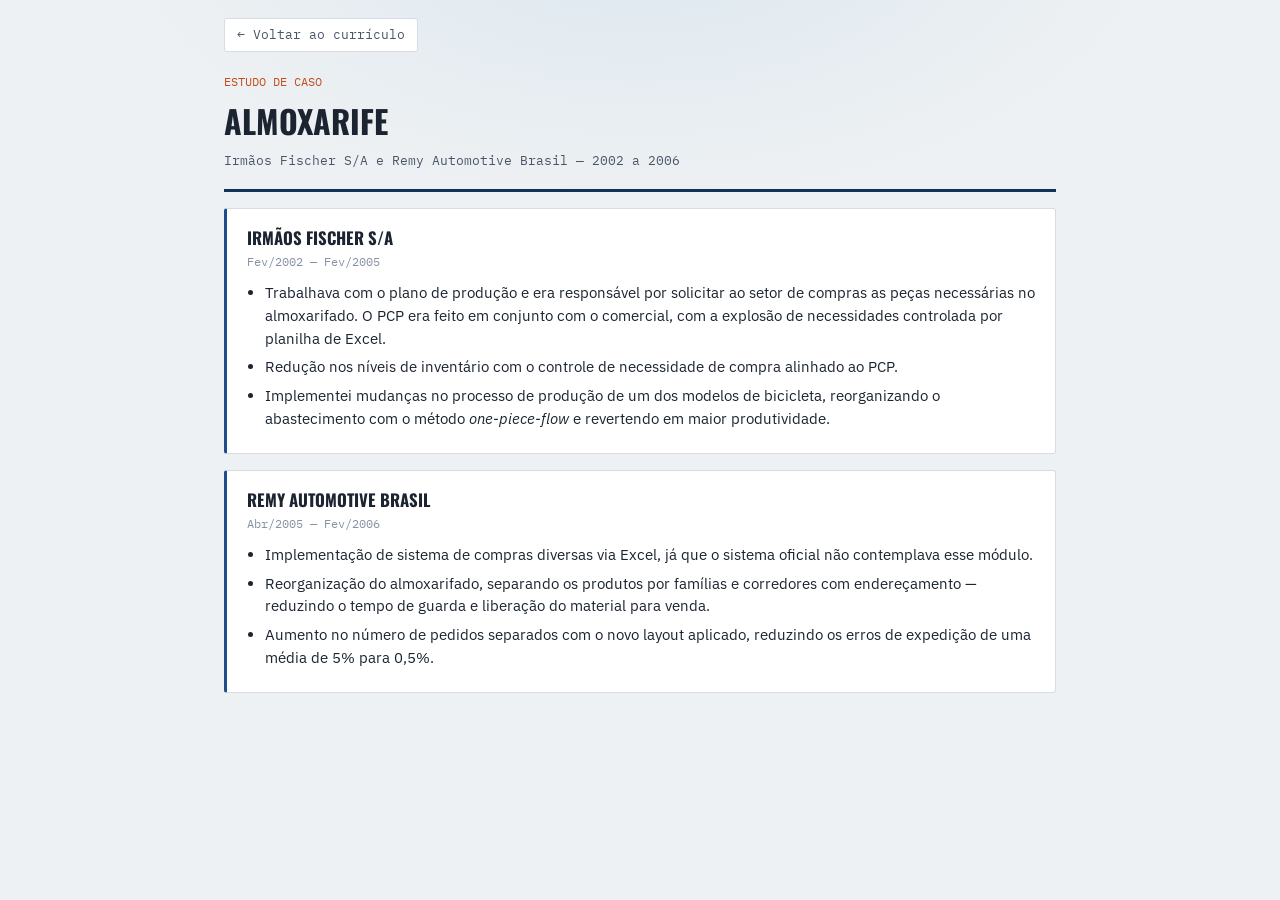
<file: superprod.html>
<!DOCTYPE html>
<html lang="pt-br">
<head>
  <meta charset="UTF-8">
  <meta name="viewport" content="width=device-width, initial-scale=1.0">
  <title>Case: Almoxarife — Denis A. Furtado</title>
  <link rel="stylesheet" href="style.css">
  <noscript><style>.reveal{opacity:1!important;transform:none!important;} body{opacity:1!important;}</style></noscript>
</head>
<body>
<div class="wrap">
  <div class="backbar"><a href="index.html">← Voltar ao currículo</a></div>

  <div class="case-header">
    <div class="op">Estudo de caso</div>
    <h1>Almoxarife</h1>
    <div class="linha-do-tempo-label">Irmãos Fischer S/A e Remy Automotive Brasil — 2002 a 2006</div>
  </div>

  <div class="case-stint">
    <h3>Irmãos Fischer S/A</h3>
    <div class="periodo">Fev/2002 — Fev/2005</div>
    <ul>
      <li>Trabalhava com o plano de produção e era responsável por solicitar ao setor de compras as peças necessárias no almoxarifado. O PCP era feito em conjunto com o comercial, com a explosão de necessidades controlada por planilha de Excel.</li>
      <li>Redução nos níveis de inventário com o controle de necessidade de compra alinhado ao PCP.</li>
      <li>Implementei mudanças no processo de produção de um dos modelos de bicicleta, reorganizando o abastecimento com o método <em>one-piece-flow</em> e revertendo em maior produtividade.</li>
    </ul>
  </div>

  <div class="case-stint">
    <h3>Remy Automotive Brasil</h3>
    <div class="periodo">Abr/2005 — Fev/2006</div>
    <ul>
      <li>Implementação de sistema de compras diversas via Excel, já que o sistema oficial não contemplava esse módulo.</li>
      <li>Reorganização do almoxarifado, separando os produtos por famílias e corredores com endereçamento — reduzindo o tempo de guarda e liberação do material para venda.</li>
      <li>Aumento no número de pedidos separados com o novo layout aplicado, reduzindo os erros de expedição de uma média de 5% para 0,5%.</li>
    </ul>
  </div>

</div>
<script src="script.js"></script>
</body>
</html>
</file>
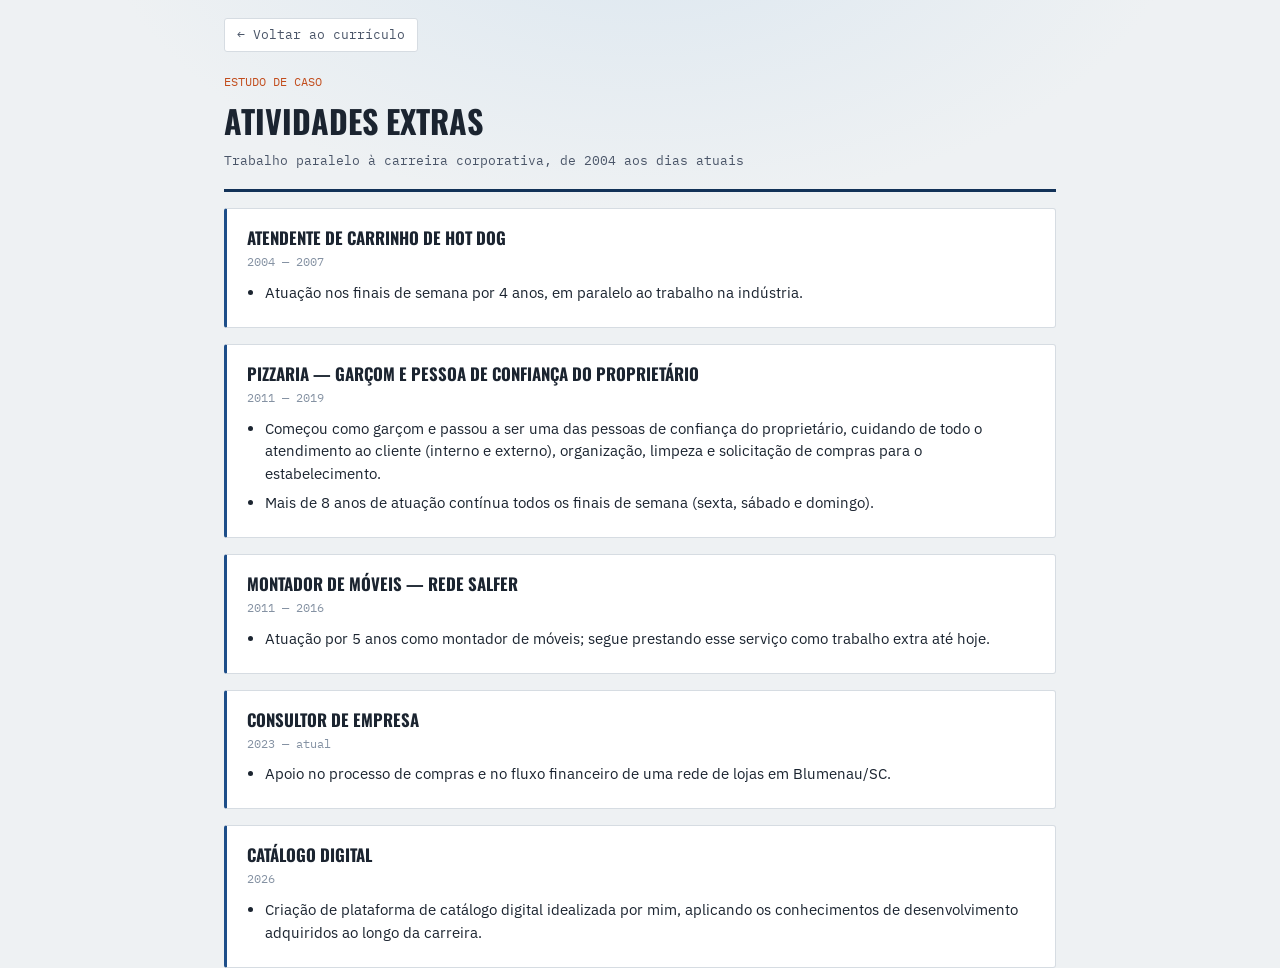
<file: trabalhosextras.html>
<!DOCTYPE html>
<html lang="pt-br">
<head>
  <meta charset="UTF-8">
  <meta name="viewport" content="width=device-width, initial-scale=1.0">
  <title>Case: Atividades Extras — Denis A. Furtado</title>
  <link rel="stylesheet" href="style.css">
  <noscript><style>.reveal{opacity:1!important;transform:none!important;} body{opacity:1!important;}</style></noscript>
</head>
<body>
<div class="wrap">
  <div class="backbar"><a href="index.html">← Voltar ao currículo</a></div>

  <div class="case-header">
    <div class="op">Estudo de caso</div>
    <h1>Atividades Extras</h1>
    <div class="linha-do-tempo-label">Trabalho paralelo à carreira corporativa, de 2004 aos dias atuais</div>
  </div>

  <div class="case-stint">
    <h3>Atendente de carrinho de Hot Dog</h3>
    <div class="periodo">2004 — 2007</div>
    <ul>
      <li>Atuação nos finais de semana por 4 anos, em paralelo ao trabalho na indústria.</li>
    </ul>
  </div>

  <div class="case-stint">
    <h3>Pizzaria — Garçom e pessoa de confiança do proprietário</h3>
    <div class="periodo">2011 — 2019</div>
    <ul>
      <li>Começou como garçom e passou a ser uma das pessoas de confiança do proprietário, cuidando de todo o atendimento ao cliente (interno e externo), organização, limpeza e solicitação de compras para o estabelecimento.</li>
      <li>Mais de 8 anos de atuação contínua todos os finais de semana (sexta, sábado e domingo).</li>
    </ul>
  </div>

  <div class="case-stint">
    <h3>Montador de Móveis — Rede Salfer</h3>
    <div class="periodo">2011 — 2016</div>
    <ul>
      <li>Atuação por 5 anos como montador de móveis; segue prestando esse serviço como trabalho extra até hoje.</li>
    </ul>
  </div>

  <div class="case-stint">
    <h3>Consultor de Empresa</h3>
    <div class="periodo">2023 — atual</div>
    <ul>
      <li>Apoio no processo de compras e no fluxo financeiro de uma rede de lojas em Blumenau/SC.</li>
    </ul>
  </div>

  <div class="case-stint">
    <h3>Catálogo Digital</h3>
    <div class="periodo">2026</div>
    <ul>
      <li>Criação de plataforma de catálogo digital idealizada por mim, aplicando os conhecimentos de desenvolvimento adquiridos ao longo da carreira.</li>
    </ul>
  </div>

</div>
<script src="script.js"></script>
</body>
</html>
</file>
<file: style.css>
/* ============================================================
   CURRÍCULO — DENIS A. FURTADO
   Sistema visual: "Ficha Técnica de Processo"
   Inspirado no universo real do Denis — PCP, ordens de produção,
   almoxarifado, plantas de fábrica — não em um template genérico.
   ============================================================ */

@import url('https://fonts.googleapis.com/css2?family=Oswald:wght@400;500;600;700&family=IBM+Plex+Sans:wght@400;500;600&family=IBM+Plex+Mono:wght@400;500&display=swap');

:root {
  --bg: #EEF1F3;
  --surface: #FFFFFF;
  --surface-2: #F5F7F8;
  --ink: #1B2430;
  --ink-soft: #4A5568;
  --ink-faint: #8592A3;
  --line: #D6DCE2;
  --blue: #1D4E89;
  --blue-deep: #123258;
  --orange: #C24D1D;
  --orange-soft: #F3E1D6;
  --radius: 3px;

  --font-display: 'Oswald', 'Arial Narrow', sans-serif;
  --font-body: 'IBM Plex Sans', -apple-system, Segoe UI, sans-serif;
  --font-mono: 'IBM Plex Mono', 'Courier New', monospace;
}

* { margin: 0; padding: 0; box-sizing: border-box; }

html { scroll-behavior: smooth; }

body {
  font-family: var(--font-body);
  background: var(--bg);
  background-image: radial-gradient(ellipse 900px 500px at 50% -10%, #DCE7F0 0%, var(--bg) 60%);
  background-attachment: fixed;
  color: var(--ink);
  line-height: 1.55;
  -webkit-font-smoothing: antialiased;
  opacity: 0;
}

body.loaded {
  opacity: 1;
  transition: opacity .5s ease;
}

a { color: var(--blue); text-decoration: none; transition: color .15s ease; }
a:hover { text-decoration: underline; }

/* ---------- reveal ao rolar a página ---------- */
.reveal {
  opacity: 0;
  transform: translateY(16px);
  transition: opacity .55s ease, transform .55s ease;
}
.reveal.visible {
  opacity: 1;
  transform: translateY(0);
}

img { max-width: 100%; display: block; }

.wrap {
  max-width: 880px;
  margin: 0 auto;
  padding: 0 24px;
}

/* ---------- topo / navegação de retorno ---------- */
.backbar {
  padding: 18px 0 0;
}
.backbar a {
  font-family: var(--font-mono);
  font-size: 0.82rem;
  color: var(--ink-soft);
  border: 1px solid var(--line);
  background: var(--surface);
  padding: 6px 12px;
  border-radius: var(--radius);
  display: inline-block;
}
.backbar a { transition: border-color .15s ease, color .15s ease, transform .15s ease; }
.backbar a:hover { border-color: var(--blue); color: var(--blue); text-decoration: none; transform: translateX(-2px); }

/* ---------- HERO / FICHA TÉCNICA ---------- */
.ficha {
  background: var(--surface);
  border: 1px solid var(--line);
  border-top: 4px solid var(--blue-deep);
  margin-top: 20px;
  box-shadow: 0 1px 2px rgba(27,36,48,.04);
}

.ficha-tag {
  font-family: var(--font-mono);
  font-size: 0.72rem;
  letter-spacing: .08em;
  color: var(--ink-faint);
  text-transform: uppercase;
  padding: 12px 28px 0;
}

.ficha-header {
  display: flex;
  gap: 28px;
  align-items: flex-start;
  padding: 10px 28px 24px;
  flex-wrap: wrap;
}

.ficha-foto {
  width: 132px;
  height: 198px;
  object-fit: cover;
  object-position: center top;
  border: 1px solid var(--line);
  filter: grayscale(35%);
  flex-shrink: 0;
}

.ficha-id { flex: 1; min-width: 240px; }

.ficha-id h1 {
  font-family: var(--font-display);
  font-size: 2.1rem;
  font-weight: 600;
  letter-spacing: .01em;
  text-transform: uppercase;
  color: var(--ink);
  line-height: 1.05;
}

.ficha-id .cargo-atual {
  font-family: var(--font-mono);
  color: var(--orange);
  font-size: .92rem;
  margin-top: 6px;
}

.ficha-contatos {
  margin-top: 14px;
  display: grid;
  grid-template-columns: repeat(2, minmax(180px, 1fr));
  gap: 6px 24px;
  font-size: .88rem;
  color: var(--ink-soft);
}
.ficha-contatos span.label {
  font-family: var(--font-mono);
  font-size: .68rem;
  color: var(--ink-faint);
  text-transform: uppercase;
  display: block;
  letter-spacing: .06em;
}

.ficha-cta {
  display: inline-flex;
  align-items: center;
  gap: 8px;
  margin-top: 14px;
  background: var(--blue-deep);
  color: #fff;
  font-family: var(--font-mono);
  font-size: .82rem;
  padding: 9px 16px;
  border-radius: var(--radius);
  transition: background .18s ease, transform .18s ease;
}
.ficha-cta:hover { background: var(--blue); text-decoration: none; transform: translateY(-1px); }

/* tira de métricas reais */
.metricas {
  display: grid;
  grid-template-columns: repeat(4, 1fr);
  border-top: 1px solid var(--line);
}
.metrica {
  padding: 16px 12px;
  text-align: center;
  border-left: 1px solid var(--line);
}
.metrica:first-child { border-left: none; }
.metrica .num {
  font-family: var(--font-display);
  font-size: 1.6rem;
  color: var(--orange);
  font-weight: 600;
}
.metrica .desc {
  font-family: var(--font-mono);
  font-size: .68rem;
  color: var(--ink-soft);
  text-transform: uppercase;
  letter-spacing: .03em;
  margin-top: 2px;
}

/* ---------- Seções ---------- */
section { margin-top: 44px; }

.section-head {
  display: flex;
  align-items: baseline;
  gap: 10px;
  margin-bottom: 16px;
}
.section-head .op {
  font-family: var(--font-mono);
  font-size: .78rem;
  color: var(--ink-faint);
}
.section-head h2 {
  font-family: var(--font-display);
  text-transform: uppercase;
  font-size: 1.3rem;
  letter-spacing: .02em;
  color: var(--ink);
}
.section-head::after {
  content: "";
  flex: 1;
  height: 1px;
  background: var(--line);
}

/* ---------- Cards de processo (experiência) ---------- */
.timeline {
  position: relative;
  padding-left: 26px;
  border-left: 2px solid var(--line);
}

.job {
  position: relative;
  background: var(--surface);
  border: 1px solid var(--line);
  border-radius: var(--radius);
  padding: 16px 18px;
  margin-bottom: 14px;
  transition: border-color .18s ease, box-shadow .18s ease, transform .18s ease;
}
.job:hover {
  border-color: var(--blue);
  box-shadow: 0 4px 14px rgba(27,36,48,.06);
  transform: translateY(-2px);
}
.job::before {
  content: "";
  position: absolute;
  left: -32px;
  top: 20px;
  width: 10px;
  height: 10px;
  background: var(--blue);
  border-radius: 50%;
  border: 2px solid var(--bg);
}

.job-top {
  display: flex;
  justify-content: space-between;
  gap: 12px;
  flex-wrap: wrap;
  align-items: baseline;
}

.job-tag {
  font-family: var(--font-mono);
  font-size: .72rem;
  color: var(--orange);
}

.job-periodo {
  font-family: var(--font-mono);
  font-size: .74rem;
  color: var(--ink-faint);
  white-space: nowrap;
}

.job h3 {
  font-family: var(--font-display);
  font-size: 1.05rem;
  font-weight: 500;
  text-transform: uppercase;
  color: var(--ink);
  margin-top: 2px;
}

.job .cargos {
  font-size: .88rem;
  color: var(--ink-soft);
  margin-top: 2px;
}

.job .destaque {
  margin-top: 10px;
  font-size: .9rem;
  color: var(--ink);
  border-left: 2px solid var(--orange);
  padding-left: 10px;
}

.job .ver-caso {
  display: inline-block;
  margin-top: 10px;
  font-family: var(--font-mono);
  font-size: .78rem;
}

/* ---------- Formação / cursos ---------- */
.grade {
  display: grid;
  gap: 12px;
}
.item-card {
  background: var(--surface);
  border: 1px solid var(--line);
  border-radius: var(--radius);
  padding: 14px 16px;
}
.item-card .ano {
  font-family: var(--font-mono);
  font-size: .74rem;
  color: var(--orange);
}
.item-card .titulo {
  font-weight: 600;
  margin-top: 2px;
}
.item-card .sub {
  font-size: .86rem;
  color: var(--ink-soft);
  margin-top: 2px;
}

.chip-lista {
  display: flex;
  flex-wrap: wrap;
  gap: 8px;
}
.chip {
  font-size: .82rem;
  background: var(--surface);
  border: 1px solid var(--line);
  padding: 6px 12px;
  border-radius: 999px;
  color: var(--ink-soft);
  transition: border-color .15s ease, color .15s ease, transform .15s ease;
}
.chip:hover {
  border-color: var(--orange);
  color: var(--ink);
  transform: translateY(-1px);
}

/* ---------- Conhecimento técnico: categorias ---------- */
.categorias {
  display: grid;
  grid-template-columns: repeat(auto-fit, minmax(230px, 1fr));
  gap: 16px;
}
.categoria {
  background: var(--surface);
  border: 1px solid var(--line);
  border-radius: var(--radius);
  padding: 14px 16px;
  transition: border-color .18s ease, transform .18s ease;
}
.categoria:hover { border-color: var(--blue); transform: translateY(-2px); }
.categoria h3 {
  font-family: var(--font-mono);
  font-size: .74rem;
  text-transform: uppercase;
  letter-spacing: .04em;
  color: var(--blue);
  margin-bottom: 8px;
}
.categoria ul { list-style: none; }
.categoria li {
  font-size: .88rem;
  color: var(--ink);
  padding: 3px 0;
  border-top: 1px dashed var(--line);
}
.categoria li:first-child { border-top: none; }

/* ---------- Trilhas (cargos pretendidos) ---------- */
.trilhas {
  display: grid;
  grid-template-columns: 1fr 1fr;
  gap: 16px;
}
.trilha {
  background: var(--surface);
  border: 1px solid var(--line);
  border-radius: var(--radius);
  overflow: hidden;
}
.trilha-head {
  font-family: var(--font-mono);
  font-size: .74rem;
  text-transform: uppercase;
  letter-spacing: .04em;
  padding: 10px 16px;
  color: #fff;
  background: var(--blue-deep);
}
.trilha.tecnologia .trilha-head { background: var(--orange); }
.trilha ul { list-style: none; padding: 10px 16px 14px; }
.trilha li {
  font-size: .9rem;
  padding: 5px 0;
  border-top: 1px dashed var(--line);
}
.trilha li:first-child { border-top: none; }

/* ---------- Pretensão salarial ---------- */
.combinar {
  background: var(--surface);
  border: 1px dashed var(--line);
  border-radius: var(--radius);
  padding: 16px 18px;
  font-size: .92rem;
  color: var(--ink-soft);
}
.combinar strong { color: var(--ink); }

/* ---------- Rodapé ---------- */
footer {
  margin-top: 60px;
  padding: 26px 0 50px;
  border-top: 1px solid var(--line);
}
.rodape-grid {
  display: flex;
  justify-content: space-between;
  align-items: center;
  flex-wrap: wrap;
  gap: 16px;
}
.redes { display: flex; gap: 16px; font-family: var(--font-mono); font-size: .82rem; }

.sobre-link {
  background: var(--surface-2);
  border: 1px solid var(--line);
  border-radius: var(--radius);
  padding: 14px 18px;
  margin-top: 18px;
  font-size: .9rem;
}
.sobre-link a { font-weight: 600; }

.assinatura {
  font-family: var(--font-mono);
  font-size: .74rem;
  color: var(--ink-faint);
  margin-top: 10px;
}

/* ---------- Projetos / cases (grid na home) ---------- */
.cases {
  display: grid;
  grid-template-columns: repeat(auto-fit, minmax(240px, 1fr));
  gap: 14px;
}
.case-card {
  background: var(--surface);
  border: 1px solid var(--line);
  border-radius: var(--radius);
  padding: 16px 18px;
  transition: border-color .15s, transform .15s;
}
.case-card:hover {
  border-color: var(--blue);
  transform: translateY(-2px);
  text-decoration: none;
}
.case-card .op {
  font-family: var(--font-mono);
  font-size: .7rem;
  color: var(--ink-faint);
}
.case-card h3 {
  font-family: var(--font-display);
  text-transform: uppercase;
  font-size: 1rem;
  color: var(--ink);
  margin-top: 4px;
}
.case-card p {
  font-size: .82rem;
  color: var(--ink-soft);
  margin-top: 6px;
}

/* ---------- Páginas de estudo de caso ---------- */
.case-header {
  margin-top: 20px;
  padding-bottom: 18px;
  border-bottom: 3px solid var(--blue-deep);
}
.case-header .op {
  font-family: var(--font-mono);
  font-size: .78rem;
  color: var(--orange);
  text-transform: uppercase;
}
.case-header h1 {
  font-family: var(--font-display);
  text-transform: uppercase;
  font-size: 2rem;
  margin-top: 4px;
}
.case-header .linha-do-tempo-label {
  font-family: var(--font-mono);
  font-size: .8rem;
  color: var(--ink-soft);
  margin-top: 6px;
}

.case-stint {
  background: var(--surface);
  border: 1px solid var(--line);
  border-left: 3px solid var(--blue);
  border-radius: var(--radius);
  padding: 16px 20px;
  margin-top: 16px;
  transition: border-left-color .18s ease, transform .18s ease, box-shadow .18s ease;
}
.case-stint:hover {
  border-left-color: var(--orange);
  transform: translateX(3px);
  box-shadow: 0 4px 14px rgba(27,36,48,.05);
}
.case-stint h3 {
  font-family: var(--font-display);
  font-size: 1.05rem;
  text-transform: uppercase;
}
.case-stint .periodo {
  font-family: var(--font-mono);
  font-size: .76rem;
  color: var(--ink-faint);
  margin-top: 2px;
}
.case-stint ul {
  margin: 10px 0 0 18px;
  font-size: .92rem;
}
.case-stint li { margin-bottom: 6px; }
.case-stint p.papel {
  font-weight: 600;
  margin-top: 10px;
  font-size: .9rem;
  color: var(--ink-soft);
}

/* ---------- Página Sobre mim (tom mais pessoal) ---------- */
.carta {
  background: var(--surface);
  border: 1px solid var(--line);
  border-top: 4px solid var(--orange);
  padding: 34px 36px;
  margin-top: 20px;
}
.carta .eyebrow {
  font-family: var(--font-mono);
  font-size: .76rem;
  color: var(--orange);
  text-transform: uppercase;
  letter-spacing: .05em;
}
.carta h1 {
  font-family: var(--font-display);
  text-transform: uppercase;
  font-size: 2rem;
  margin-top: 6px;
}
.carta .capitulo {
  margin-top: 26px;
}
.carta .capitulo h2 {
  font-family: var(--font-mono);
  font-size: .82rem;
  text-transform: uppercase;
  color: var(--blue);
  letter-spacing: .04em;
  margin-bottom: 8px;
}
.carta p { font-size: .98rem; margin-bottom: 12px; }
.carta ul { margin-left: 20px; margin-bottom: 12px; }
.carta li { margin-bottom: 6px; }

/* ---------- Responsivo ---------- */
@media (max-width: 640px) {
  .ficha-header { padding: 10px 18px 18px; }
  .ficha-tag { padding: 12px 18px 0; }
  .ficha-contatos { grid-template-columns: 1fr; }
  .metricas { grid-template-columns: repeat(2, 1fr); }
  .metrica:nth-child(2) { border-left: 1px solid var(--line); }
  .metrica:nth-child(3) { border-left: none; }
  .trilhas { grid-template-columns: 1fr; }
  .carta { padding: 24px 20px; }
  .job-top { flex-direction: column; gap: 2px; }
}

@media (prefers-reduced-motion: reduce) {
  html { scroll-behavior: auto; }
  .case-card { transition: none; }
}
</file>
